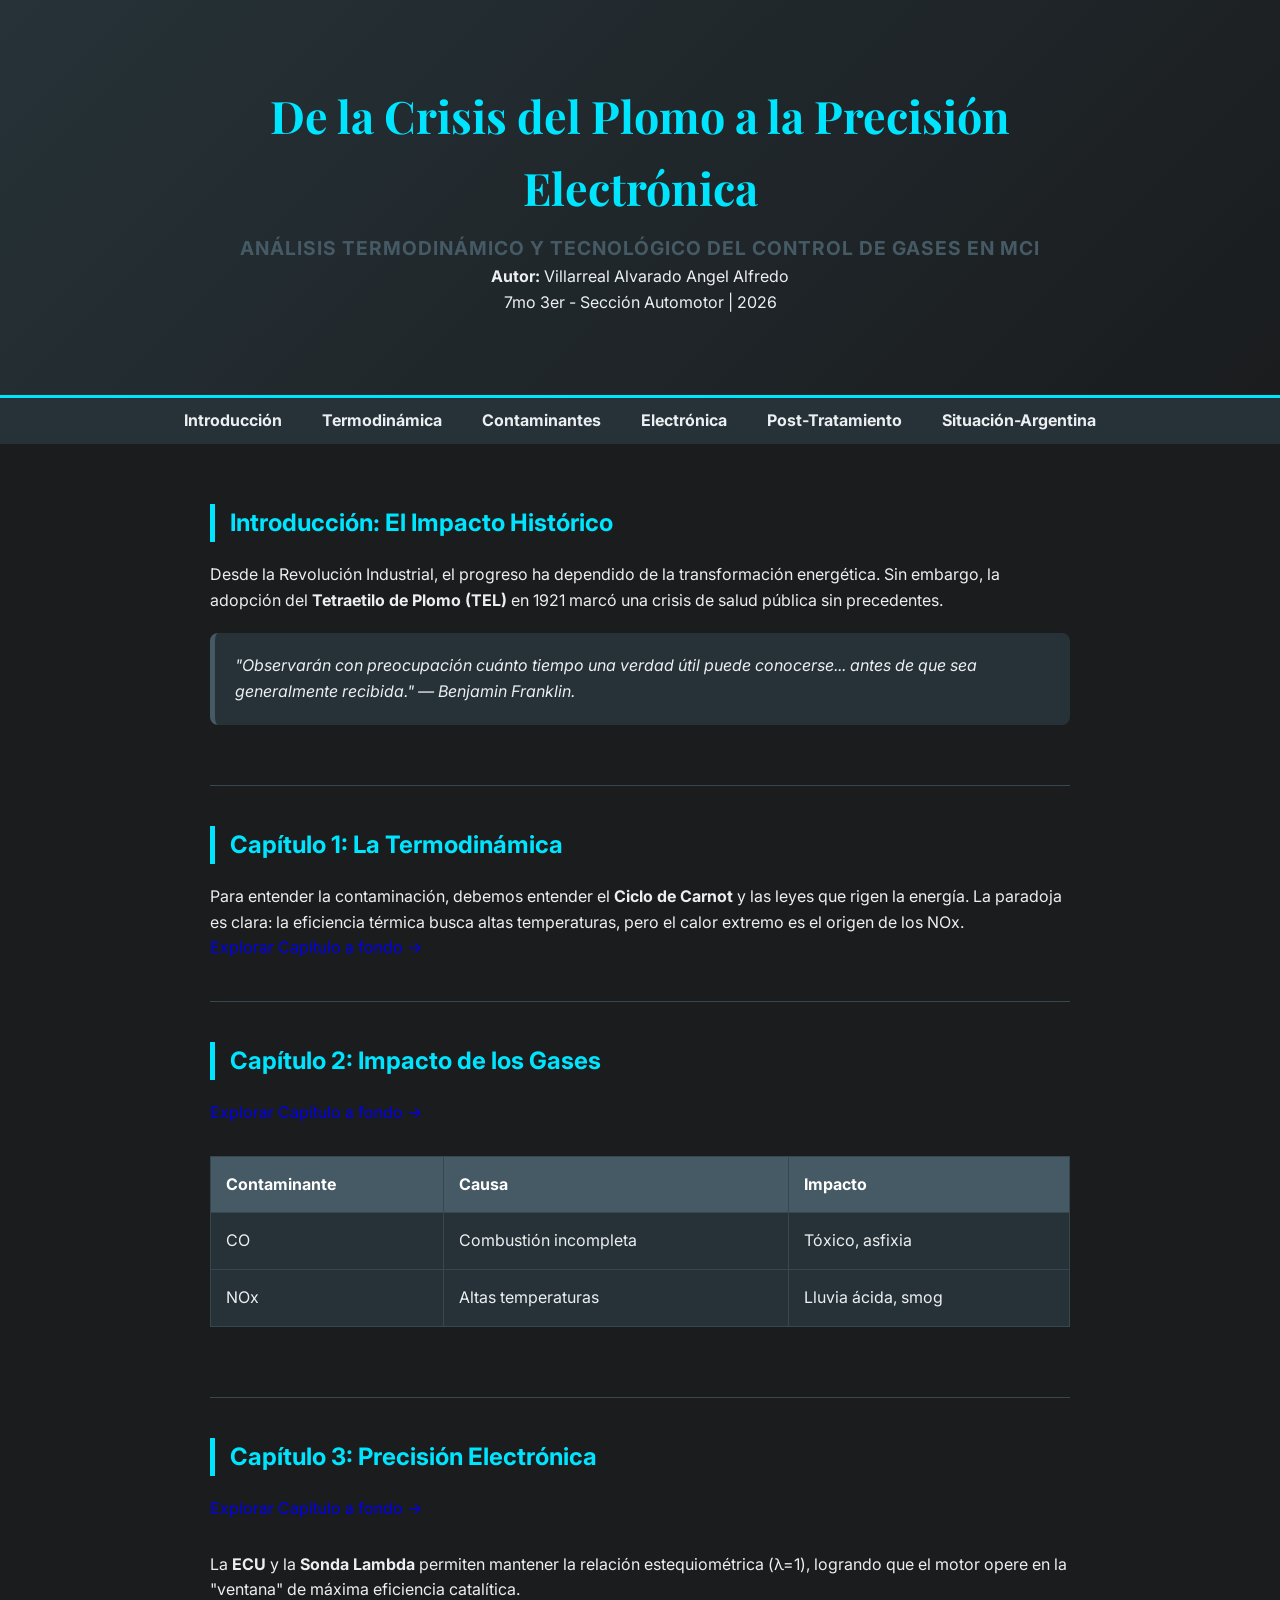
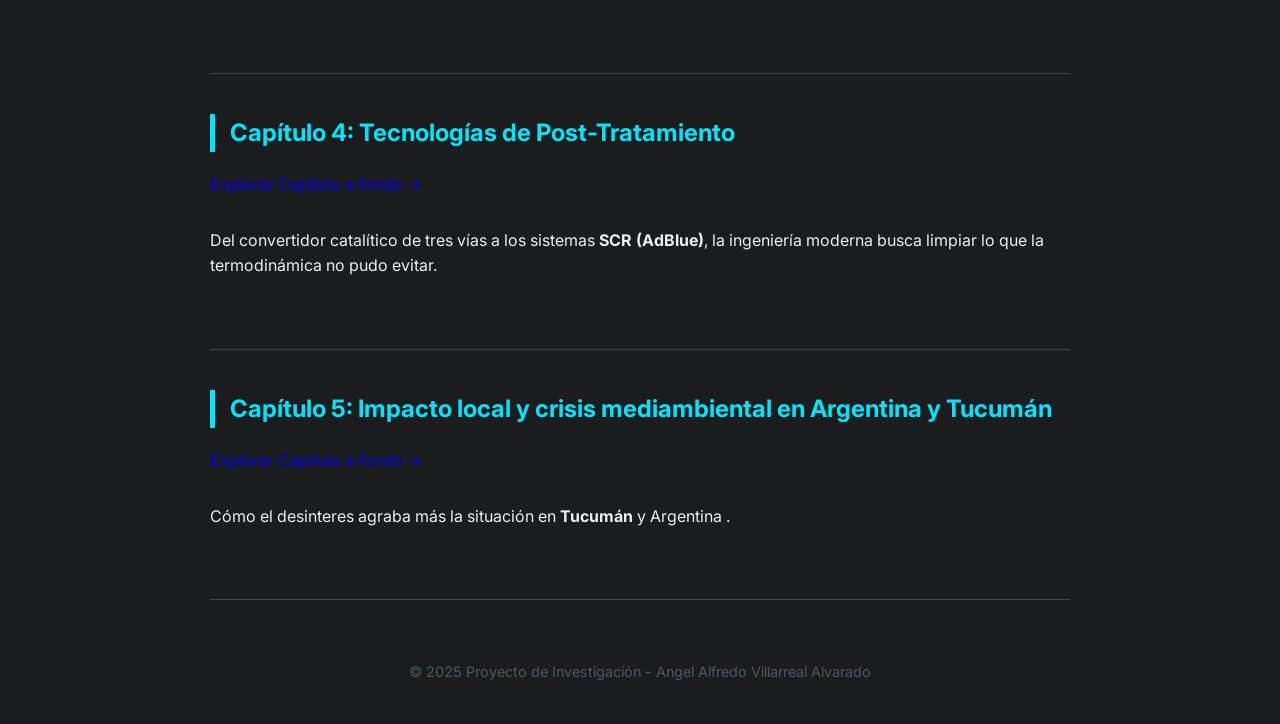
<file: De la Crisis del Plomo a La Precisión Electrónica. Página web/index.html>
<!DOCTYPE html>
<html lang="es">
<head>
    <meta charset="UTF-8">
    <meta name="viewport" content="width=device-width, initial-scale=1.0">
    <title>De la Crisis del Plomo a la Precisión Electrónica</title>
    <link rel="stylesheet" href="style.css">
    <link href="https://fonts.googleapis.com/css2?family=Inter:wght@300;400;700&family=Playfair+Display:wght@700&display=swap" rel="stylesheet">
</head>
<body>

    <header>
        <div class="container">
            <h1>De la Crisis del Plomo a la Precisión Electrónica</h1>
            <p class="subtitle">Análisis Termodinámico y Tecnológico del Control de Gases en MCI</p>
            <div class="author-info">
                <p><strong>Autor:</strong> Villarreal Alvarado Angel Alfredo</p>
                <p>7mo 3er - Sección Automotor | 2026</p>
            </div>
        </div>
    </header>

    <nav>
        <ul>
            <li><a href="#introduccion">Introducción</a></li>
            <li><a href="#termodinamica">Termodinámica</a></li>
            <li><a href="#contaminantes">Contaminantes</a></li>
            <li><a href="#electronica">Electrónica</a></li>
            <li><a href="#post-tratamiento">Post-Tratamiento</a></li>
            <li><a href="#Situación-Argentina">Situación-Argentina</a></li>
        </ul>
    </nav>

    <main class="container">
        
        <section id="introduccion">
            <h2>Introducción: El Impacto Histórico</h2>
            <p>Desde la Revolución Industrial, el progreso ha dependido de la transformación energética. Sin embargo, la adopción del <strong>Tetraetilo de Plomo (TEL)</strong> en 1921 marcó una crisis de salud pública sin precedentes.</p>
            <blockquote>"Observarán con preocupación cuánto tiempo una verdad útil puede conocerse... antes de que sea generalmente recibida." — Benjamin Franklin.</blockquote>
        </section>

        <section id="termodinamica">
            <h2> <a href="capitulo1.html" target="_blank" style="text-decoration: none; color: inherit;">Capítulo 1: La Termodinámica</a></h2>
            <p>Para entender la contaminación, debemos entender el <strong>Ciclo de Carnot</strong> y las leyes que rigen la energía. La paradoja es clara: la eficiencia térmica busca altas temperaturas, pero el calor extremo es el origen de los NOx.</p>
            <a href="capitulo1.html" target="_blank" class="btn-back" style="text-decoration: none;">Explorar Capítulo a fondo →</a>
            </section>

        <section id="contaminantes">
            <h2><a href="capitulo1.html" target="_blank" style="text-decoration: none; color: inherit;">Capítulo 2: Impacto de los Gases</a></h2>
            <a href="capitulo2.html" target="_blank" class="btn-back" style="text-decoration: none;">Explorar Capítulo a fondo →</a>
            <div class="table-container">
                <table>
                    <thead>
                        <tr>
                            <th>Contaminante</th>
                            <th>Causa</th>
                            <th>Impacto</th>
                        </tr>
                    </thead>
                    <tbody>
                        <tr>
                            <td>CO</td>
                            <td>Combustión incompleta</td>
                            <td>Tóxico, asfixia</td>
                        </tr>
                        <tr>
                            <td>NOx</td>
                            <td>Altas temperaturas</td>
                            <td>Lluvia ácida, smog</td>
                        </tr>
                    </tbody>
                </table>
            </div>
        </section>

        <section id="electronica">
            <h2><a href="capitulo3.html" target="_blank" style="text-decoration: none; color: inherit;">Capítulo 3: Precisión Electrónica</a></h2>
            <a href="capitulo3.html" target="_blank" class="btn-back" style="text-decoration: none;">Explorar Capítulo a fondo →</a>
            <div class="table-container">
            <p>La <strong>ECU</strong> y la <strong>Sonda Lambda</strong> permiten mantener la relación estequiométrica (λ=1), logrando que el motor opere en la "ventana" de máxima eficiencia catalítica.</p>
        </section>

        <section id="post-tratamiento">
            <h2><a href="capitulo4.html" target="_blank" style="text-decoration: none; color: inherit;">Capítulo 4: Tecnologías de Post-Tratamiento</a></h2>
            <a href="capitulo4.html" target="_blank" class="btn-back" style="text-decoration: none;">Explorar Capítulo a fondo →</a>
            <div class="table-container">
            <p>Del convertidor catalítico de tres vías a los sistemas <strong>SCR (AdBlue)</strong>, la ingeniería moderna busca limpiar lo que la termodinámica no pudo evitar.</p>
        </section>
        
        <section id="">
            <h2><a href="capitulo5.html" target="_blank" style="text-decoration: none; color: inherit;">Capítulo 5: Impacto local y crisis mediambiental en Argentina y Tucumán</a></h2>
            <a href="capitulo5.html" target="_blank" class="btn-back" style="text-decoration: none;">Explorar Capítulo a fondo →</a>
            <div class="table-container">
            <p>Cómo el desinteres agraba más la situación en <strong>Tucumán</strong> y Argentina  .</p>
        </section>

    </main>

    <footer>
        <p>&copy; 2025 Proyecto de Investigación - Angel Alfredo Villarreal Alvarado</p>
    </footer>

    <script src="script.js"></script>
</body>
</html>
</file>
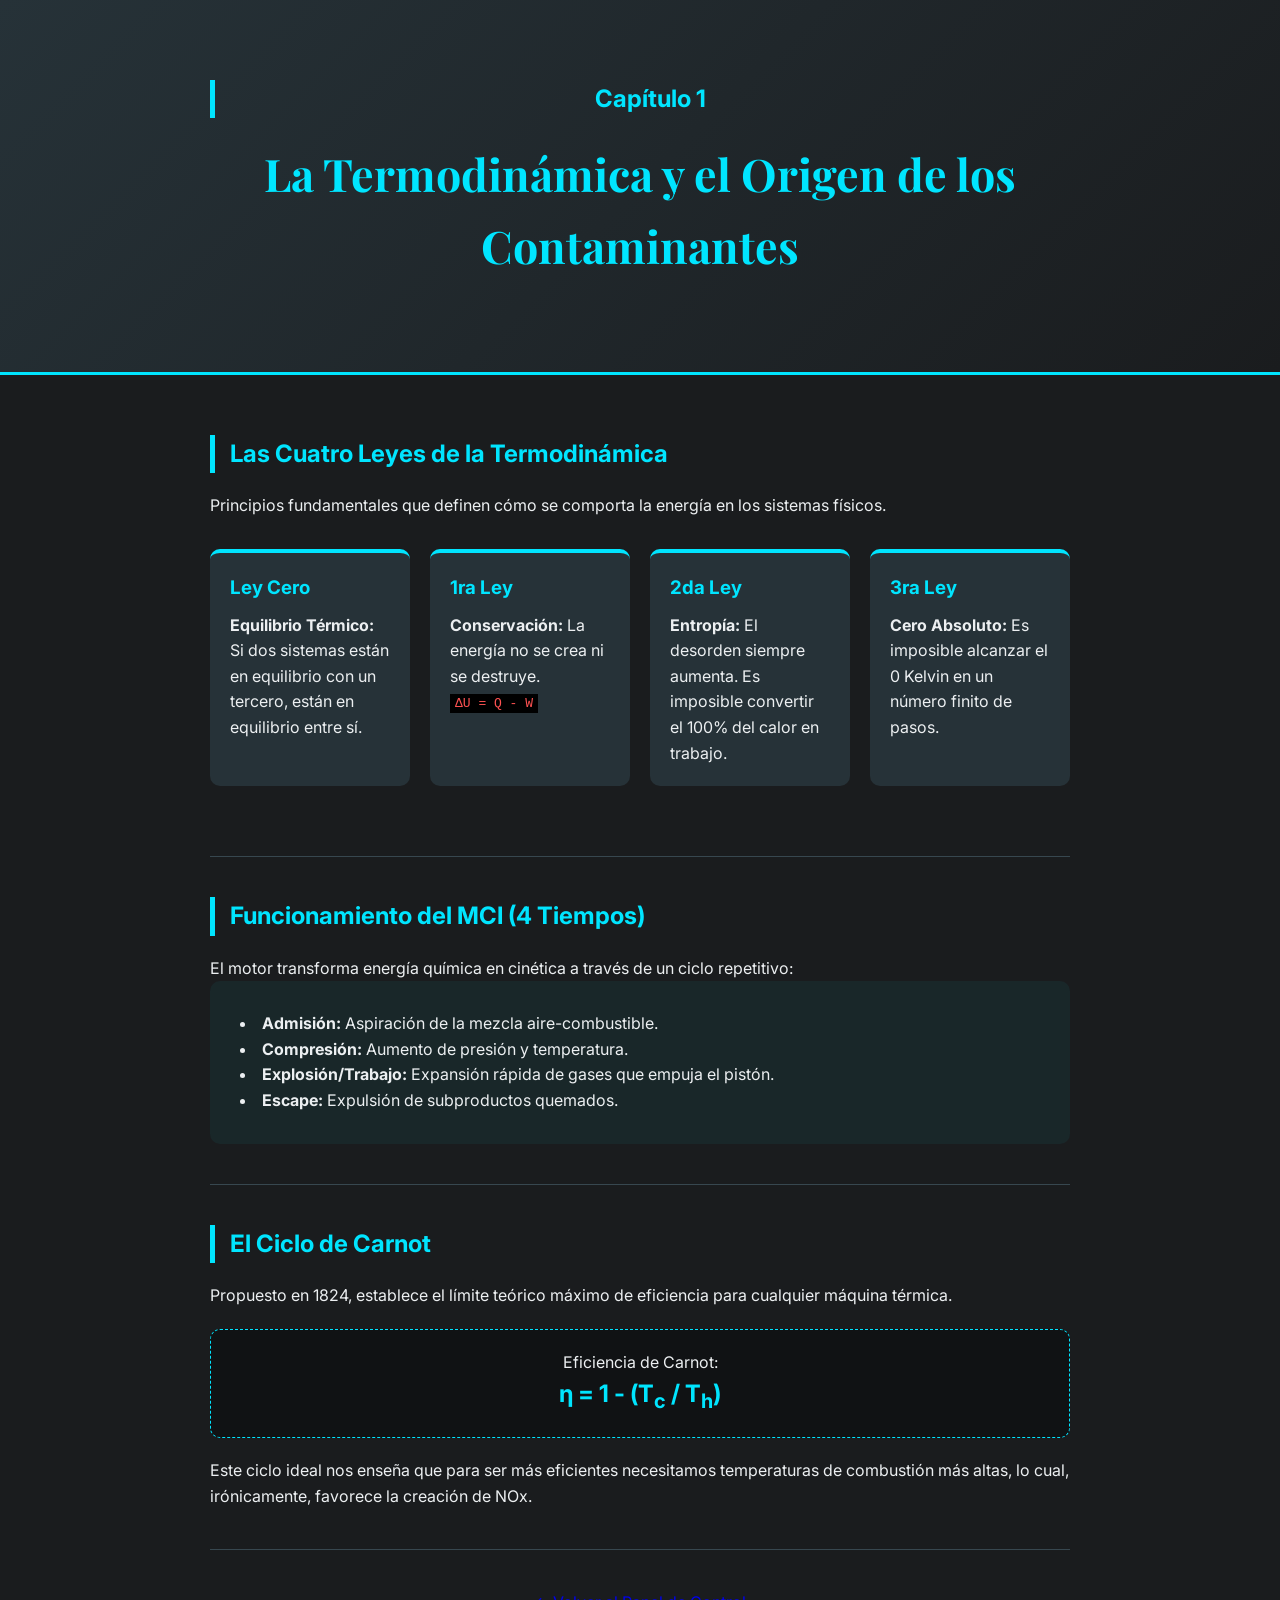
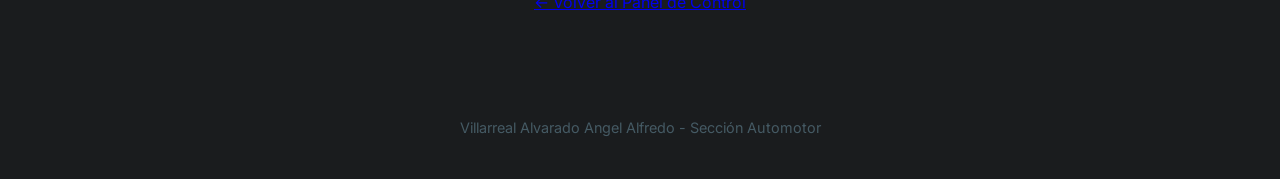
<file: De la Crisis del Plomo a La Precisión Electrónica. Página web/capitulo1.html>
<!DOCTYPE html>
<html lang="es">
<head>
    <meta charset="UTF-8">
    <meta name="viewport" content="width=device-width, initial-scale=1.0">
    <title>Capítulo 1: Termodinámica - Proyecto MCI</title>
    <link rel="stylesheet" href="style.css">
    <link href="https://fonts.googleapis.com/css2?family=Inter:wght@300;400;700&family=Playfair+Display:wght@700&display=swap" rel="stylesheet">
</head>
<body>
    <header>
        <div class="container">
            <h2>Capítulo 1</h2>
            <h1>La Termodinámica y el Origen de los Contaminantes</h1>
        </div>
    </header>

    <main class="container">
        <section>
            <h2>Las Cuatro Leyes de la Termodinámica</h2>
            <p>Principios fundamentales que definen cómo se comporta la energía en los sistemas físicos.</p>
            
            <div class="grid-laws">
                <div class="law-card">
                    <h3>Ley Cero</h3>
                    <p><strong>Equilibrio Térmico:</strong> Si dos sistemas están en equilibrio con un tercero, están en equilibrio entre sí.</p>
                </div>
                <div class="law-card">
                    <h3>1ra Ley</h3>
                    <p><strong>Conservación:</strong> La energía no se crea ni se destruye. <br><code>ΔU = Q - W</code></p>
                </div>
                <div class="law-card">
                    <h3>2da Ley</h3>
                    <p><strong>Entropía:</strong> El desorden siempre aumenta. Es imposible convertir el 100% del calor en trabajo.</p>
                </div>
                <div class="law-card">
                    <h3>3ra Ley</h3>
                    <p><strong>Cero Absoluto:</strong> Es imposible alcanzar el 0 Kelvin en un número finito de pasos.</p>
                </div>
            </div>
        </section>

        <section>
            <h2>Funcionamiento del MCI (4 Tiempos)</h2>
            <p>El motor transforma energía química en cinética a través de un ciclo repetitivo:</p>
            
            

            <ul class="steps-list">
                <li><strong>Admisión:</strong> Aspiración de la mezcla aire-combustible.</li>
                <li><strong>Compresión:</strong> Aumento de presión y temperatura.</li>
                <li><strong>Explosión/Trabajo:</strong> Expansión rápida de gases que empuja el pistón.</li>
                <li><strong>Escape:</strong> Expulsión de subproductos quemados.</li>
            </ul>
        </section>

        <section>
            <h2>El Ciclo de Carnot</h2>
            <p>Propuesto en 1824, establece el límite teórico máximo de eficiencia para cualquier máquina térmica.</p>
            
            <div class="formula-box">
                <p>Eficiencia de Carnot:</p>
                <p class="formula">η = 1 - (T<sub>c</sub> / T<sub>h</sub>)</p>
            </div>

            

            <p>Este ciclo ideal nos enseña que para ser más eficientes necesitamos temperaturas de combustión más altas, lo cual, irónicamente, favorece la creación de NOx.</p>
        </section>

        <div style="text-align: center; padding: 40px;">
            <a href="index.html" class="btn-back">← Volver al Panel de Control</a>
        </div>
    </main>

    <footer>
        <p>Villarreal Alvarado Angel Alfredo - Sección Automotor</p>
    </footer>

    <script src="script.js"></script>
</body>
</html>
</file>
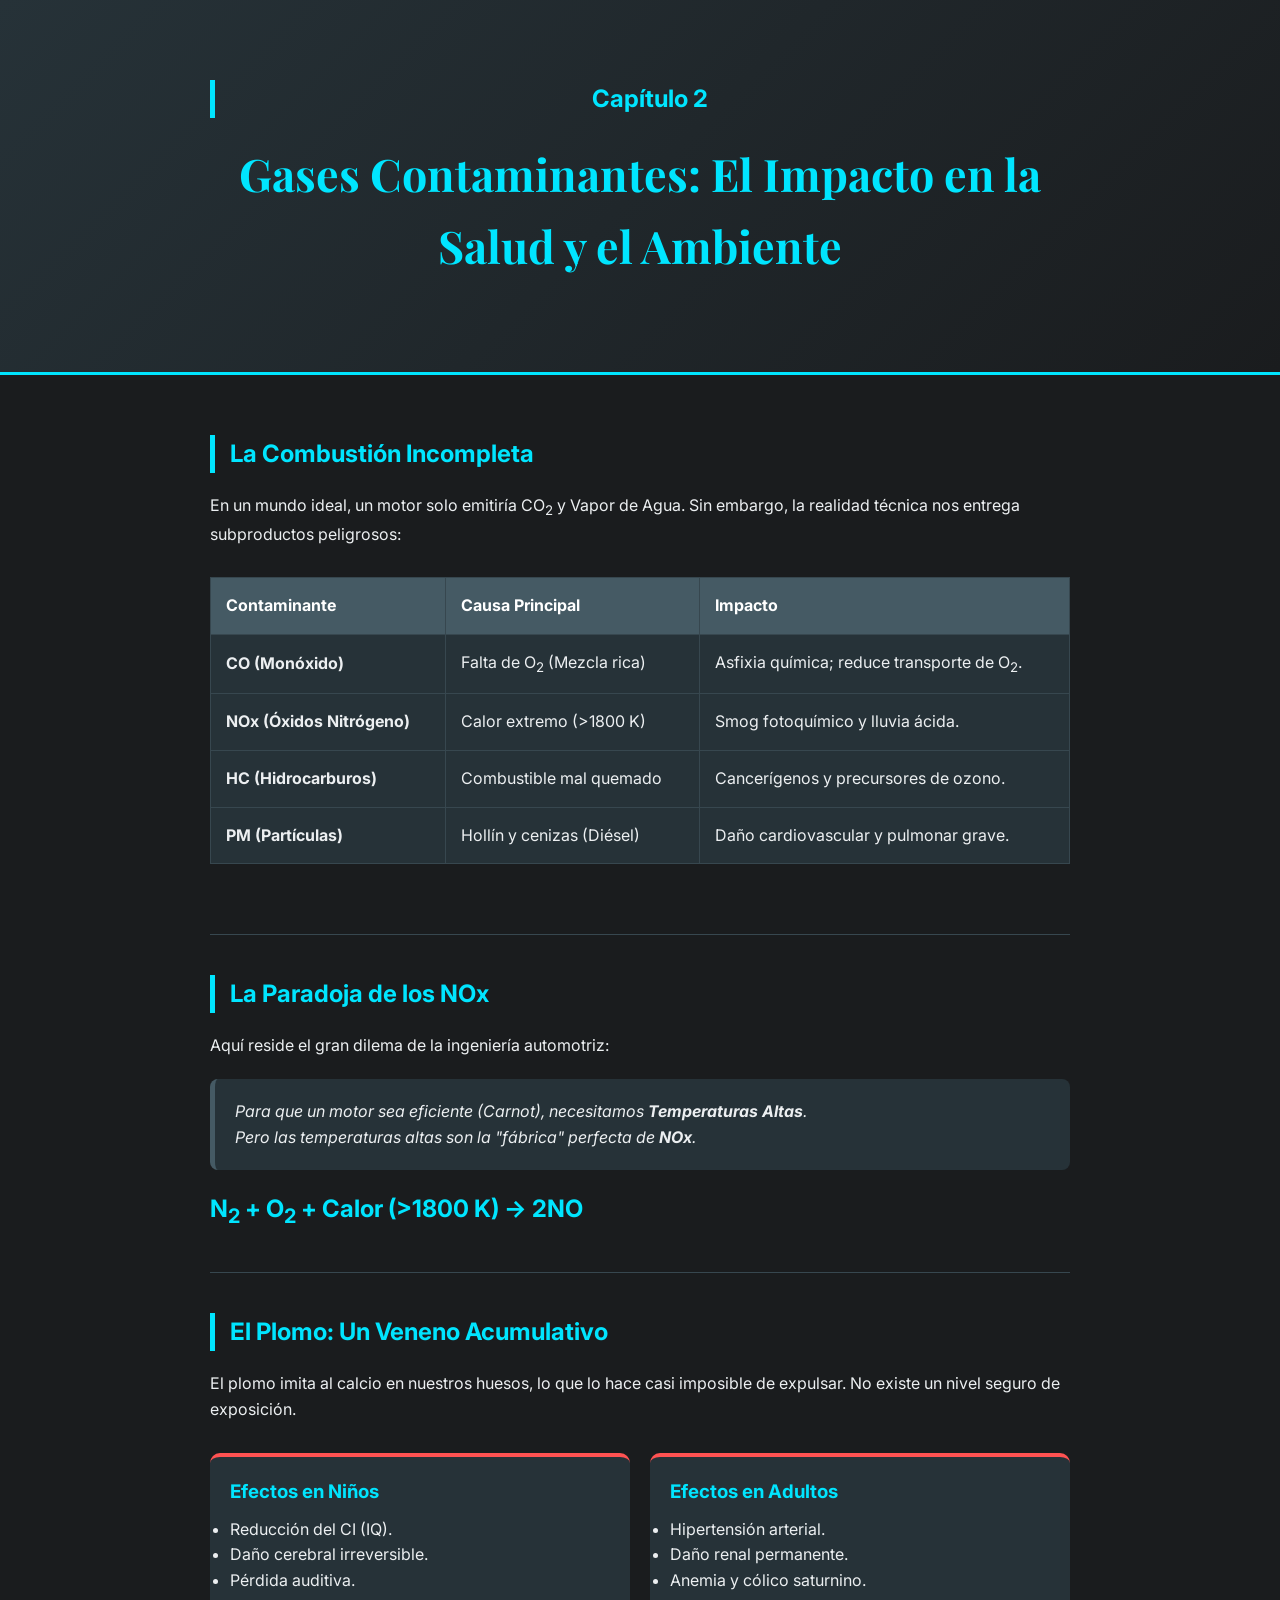
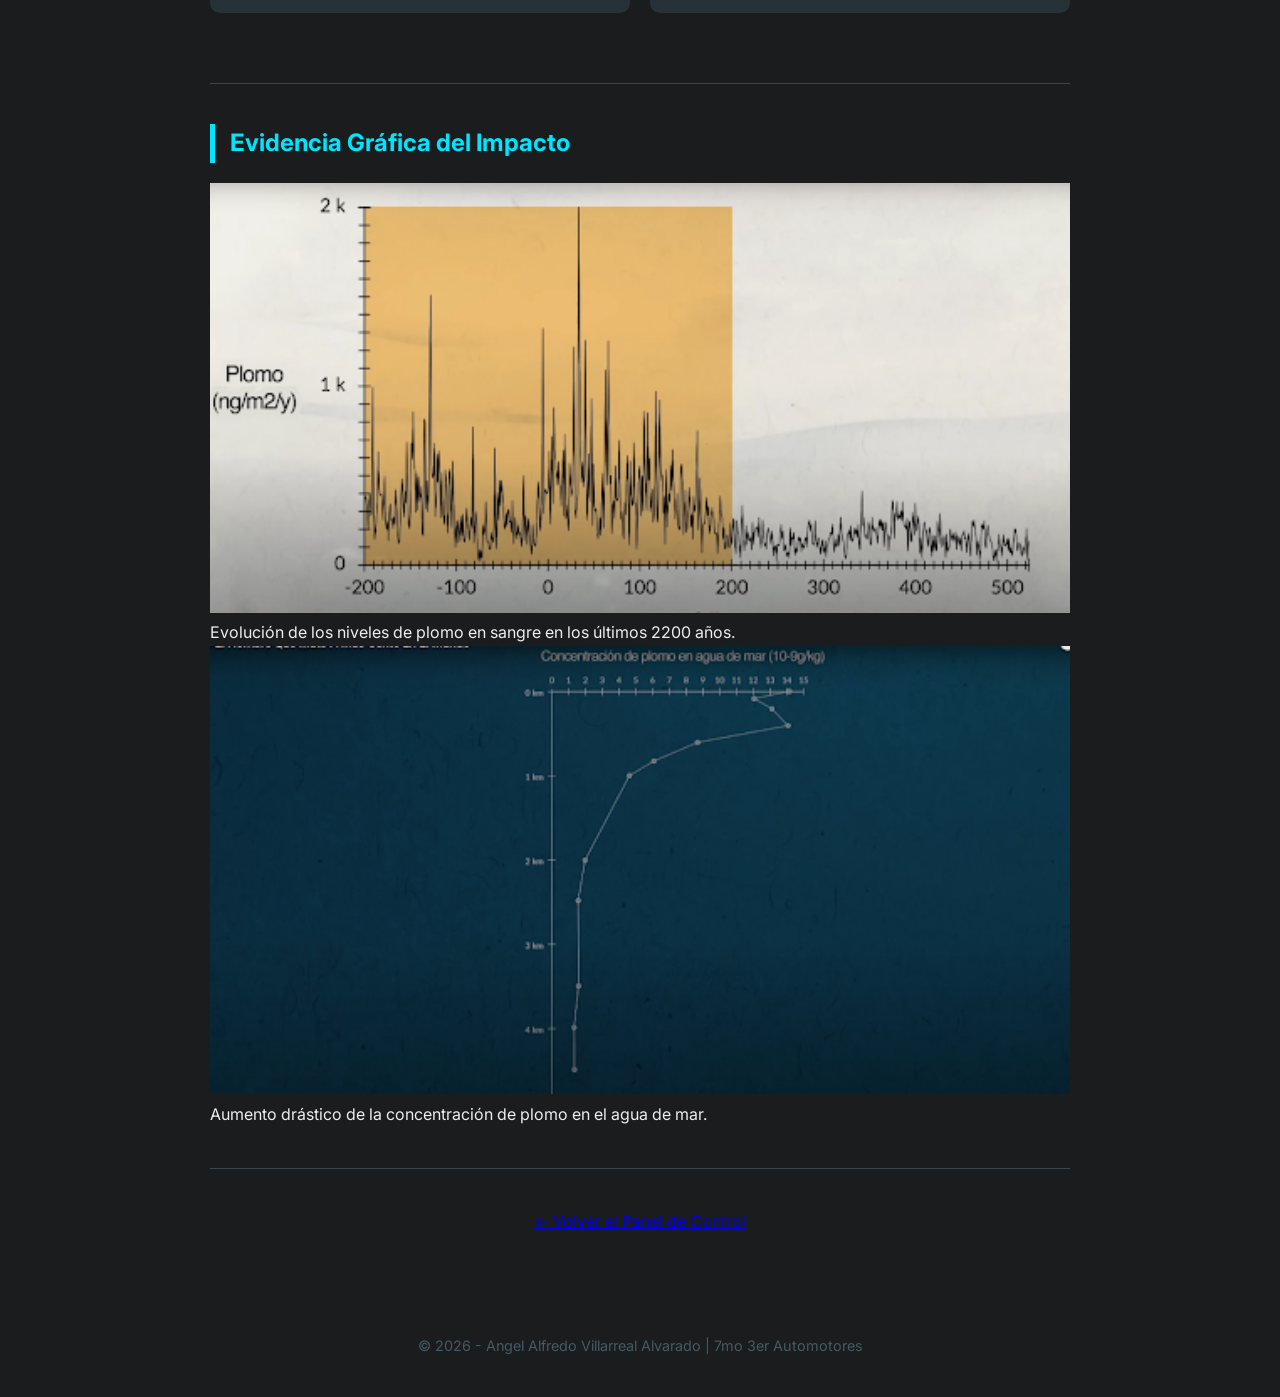
<file: De la Crisis del Plomo a La Precisión Electrónica. Página web/capitulo2.html>
<!DOCTYPE html>
<html lang="en">
<head>
    <meta charset="UTF-8">
    <meta name="viewport" content="width=device-width, initial-scale=1.0">
    <title>Document</title>
</head>
<body>
    
</body>
</html><!DOCTYPE html>
<html lang="es">
<head>
    <meta charset="UTF-8">
    <meta name="viewport" content="width=device-width, initial-scale=1.0">
    <title>Capítulo 2: Gases Contaminantes - Proyecto MCI</title>
    <link rel="stylesheet" href="style.css">
    <link href="https://fonts.googleapis.com/css2?family=Inter:wght@300;400;700&family=Playfair+Display:wght@700&display=swap" rel="stylesheet">
</head>
<body>
    <header>
        <div class="container">
            <h2>Capítulo 2</h2>
            <h1>Gases Contaminantes: El Impacto en la Salud y el Ambiente</h1>
        </div>
    </header>

    <main class="container">
        <section>
            <h2>La Combustión Incompleta</h2>
            <p>En un mundo ideal, un motor solo emitiría CO<sub>2</sub> y Vapor de Agua. Sin embargo, la realidad técnica nos entrega subproductos peligrosos:</p>
            
            <div class="table-container">
                <table>
                    <thead>
                        <tr>
                            <th>Contaminante</th>
                            <th>Causa Principal</th>
                            <th>Impacto</th>
                        </tr>
                    </thead>
                    <tbody>
                        <tr>
                            <td><strong>CO (Monóxido)</strong></td>
                            <td>Falta de O<sub>2</sub> (Mezcla rica)</td>
                            <td>Asfixia química; reduce transporte de O<sub>2</sub>.</td>
                        </tr>
                        <tr>
                            <td><strong>NOx (Óxidos Nitrógeno)</strong></td>
                            <td>Calor extremo (>1800 K)</td>
                            <td>Smog fotoquímico y lluvia ácida.</td>
                        </tr>
                        <tr>
                            <td><strong>HC (Hidrocarburos)</strong></td>
                            <td>Combustible mal quemado</td>
                            <td>Cancerígenos y precursores de ozono.</td>
                        </tr>
                        <tr>
                            <td><strong>PM (Partículas)</strong></td>
                            <td>Hollín y cenizas (Diésel)</td>
                            <td>Daño cardiovascular y pulmonar grave.</td>
                        </tr>
                    </tbody>
                </table>
            </div>
        </section>

        <section>
            <h2>La Paradoja de los NOx</h2>
            <p>Aquí reside el gran dilema de la ingeniería automotriz:</p>
            <blockquote class="paradox-box">
                Para que un motor sea eficiente (Carnot), necesitamos <strong>Temperaturas Altas</strong>. <br>
                Pero las temperaturas altas son la "fábrica" perfecta de <strong>NOx</strong>.
            </blockquote>
            <p class="formula">N<sub>2</sub> + O<sub>2</sub> + Calor (>1800 K) → 2NO</p>
        </section>

        <section>
            <h2>El Plomo: Un Veneno Acumulativo</h2>
            <p>El plomo imita al calcio en nuestros huesos, lo que lo hace casi imposible de expulsar. No existe un nivel seguro de exposición.</p>
            
            <div class="grid-laws">
                <div class="law-card" style="border-top-color: var(--accent-red);">
                    <h3>Efectos en Niños</h3>
                    <ul>
                        <li>Reducción del CI (IQ).</li>
                        <li>Daño cerebral irreversible.</li>
                        <li>Pérdida auditiva.</li>
                    </ul>
                </div>
                <div class="law-card" style="border-top-color: var(--accent-red);">
                    <h3>Efectos en Adultos</h3>
                    <ul>
                        <li>Hipertensión arterial.</li>
                        <li>Daño renal permanente.</li>
                        <li>Anemia y cólico saturnino.</li>
                    </ul>
                </div>
            </div>
        </section>

        <section>
            <h2>Evidencia Gráfica del Impacto</h2>
            
            <div class="media-container">
                <div class="chart-box">
                    <img src="img/graficadeniveldeplomo4.jpg" alt="Niveles de Plomo en Sangre - 2200 Años" style="width:100%;">
                    <p class="caption">Evolución de los niveles de plomo en sangre en los últimos 2200 años.</p>
                </div>

                <div class="chart-box">
                    <img src="img/graficadeniveldeplomo.jpg" alt="Concentración de Plomo en Agua de Mar" style="width:100%;">
                    <p class="caption">Aumento drástico de la concentración de plomo en el agua de mar.</p>
                </div>
            </div>
        </section>

        <div style="text-align: center; padding: 40px;">
            <a href="index.html" class="btn-back">← Volver al Panel de Control</a>
        </div>
    </main>

    <footer>
        <p>&copy; 2026 - Angel Alfredo Villarreal Alvarado | 7mo 3er Automotores</p>
    </footer>

    <script src="script.js"></script>
</body>
</html>
</file>
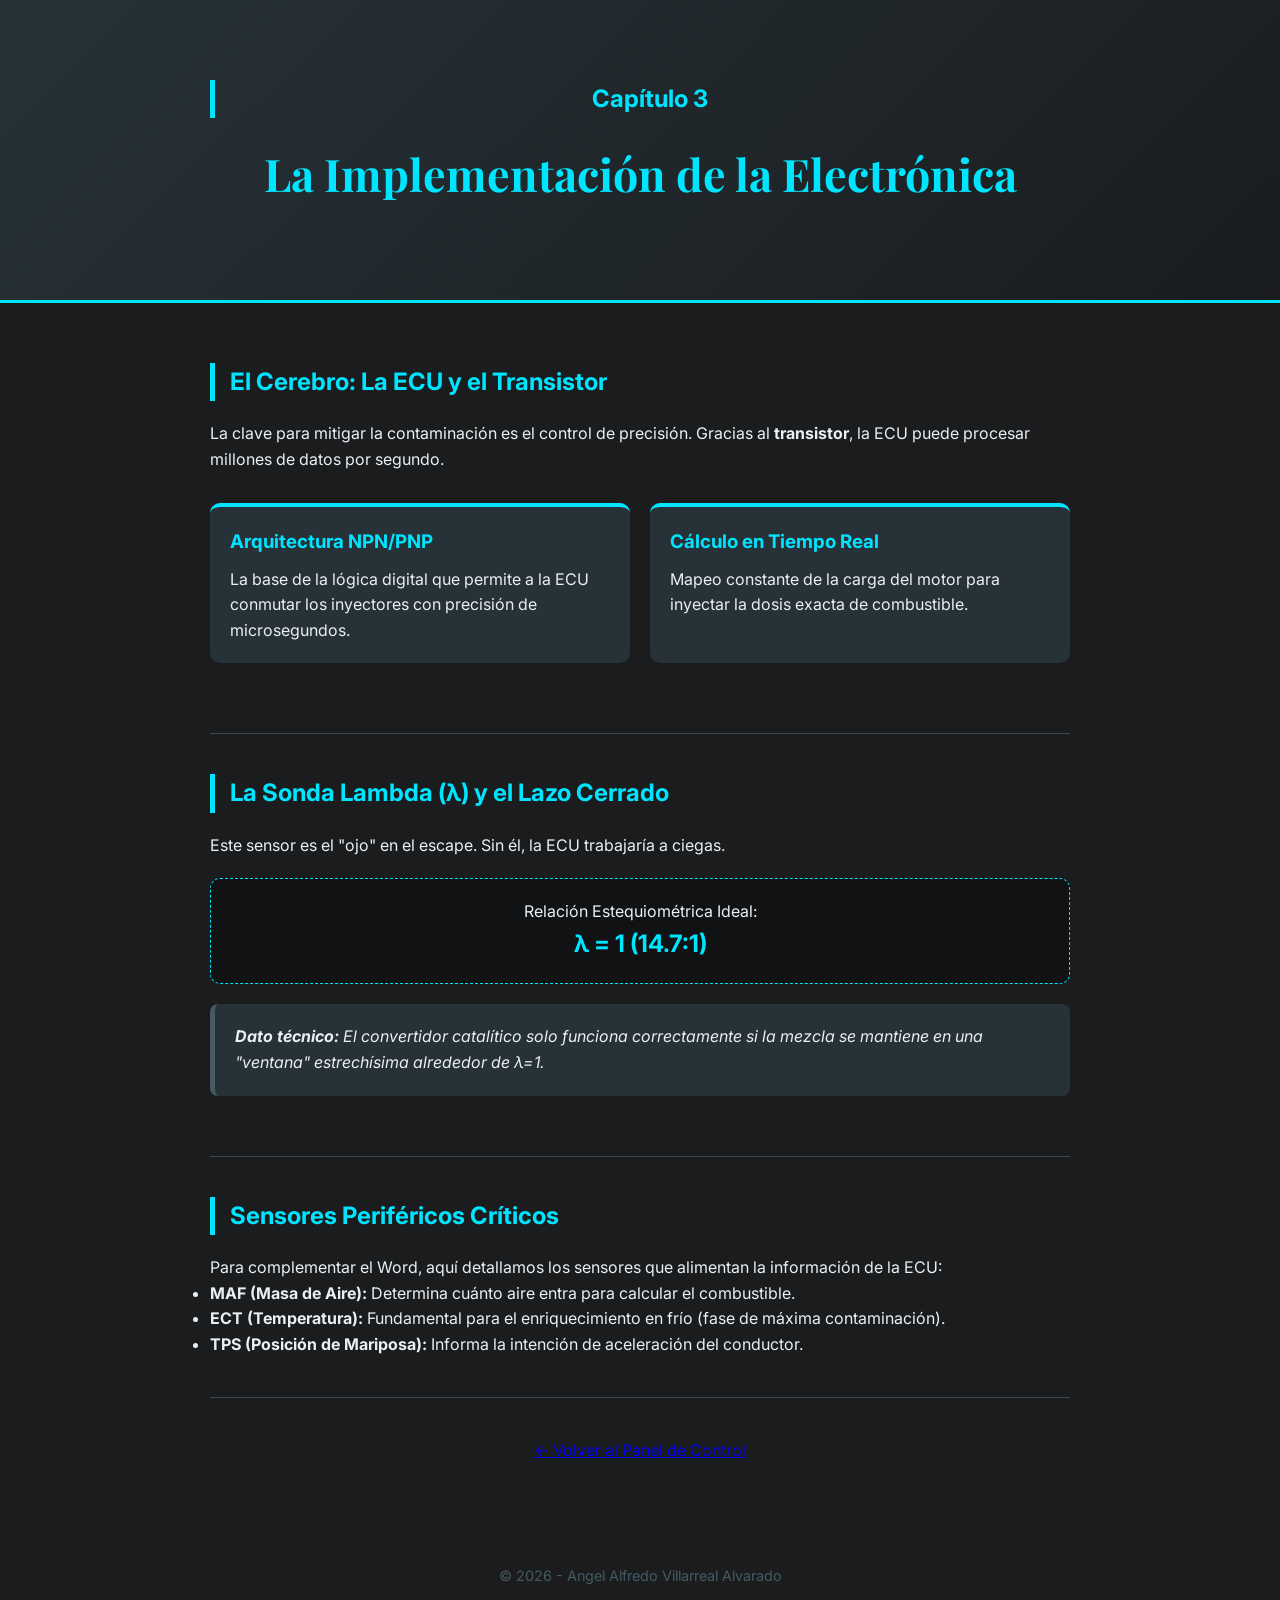
<file: De la Crisis del Plomo a La Precisión Electrónica. Página web/capitulo3.html>
<!DOCTYPE html>
<html lang="es">
<head>
    <meta charset="UTF-8">
    <meta name="viewport" content="width=device-width, initial-scale=1.0">
    <title>Capítulo 3: Gestión Electrónica - Proyecto MCI</title>
    <link rel="stylesheet" href="style.css">
    <link href="https://fonts.googleapis.com/css2?family=Inter:wght@300;400;700&family=Playfair+Display:wght@700&display=swap" rel="stylesheet">
</head>
<body>
    <header>
        <div class="container">
            <h2>Capítulo 3</h2>
            <h1>La Implementación de la Electrónica</h1>
        </div>
    </header>

    <main class="container">
        <section>
            <h2>El Cerebro: La ECU y el Transistor</h2>
            <p>La clave para mitigar la contaminación es el control de precisión. Gracias al <strong>transistor</strong>, la ECU puede procesar millones de datos por segundo.</p>
            
            <div class="grid-laws">
                <div class="law-card">
                    <h3>Arquitectura NPN/PNP</h3>
                    <p>La base de la lógica digital que permite a la ECU conmutar los inyectores con precisión de microsegundos.</p>
                </div>
                <div class="law-card">
                    <h3>Cálculo en Tiempo Real</h3>
                    <p>Mapeo constante de la carga del motor para inyectar la dosis exacta de combustible.</p>
                </div>
            </div>
        </section>

        <section>
            <h2>La Sonda Lambda (λ) y el Lazo Cerrado</h2>
            <p>Este sensor es el "ojo" en el escape. Sin él, la ECU trabajaría a ciegas.</p>
            
            

            <div class="formula-box">
                <p>Relación Estequiométrica Ideal:</p>
                <p class="formula">λ = 1 (14.7:1)</p>
            </div>

            <blockquote>
                <strong>Dato técnico:</strong> El convertidor catalítico solo funciona correctamente si la mezcla se mantiene en una "ventana" estrechísima alrededor de λ=1.
            </blockquote>
        </section>

        <section>
            <h2>Sensores Periféricos Críticos</h2>
            <p>Para complementar el Word, aquí detallamos los sensores que alimentan la información de la ECU:</p>
            <ul>
                <li><strong>MAF (Masa de Aire):</strong> Determina cuánto aire entra para calcular el combustible.</li>
                <li><strong>ECT (Temperatura):</strong> Fundamental para el enriquecimiento en frío (fase de máxima contaminación).</li>
                <li><strong>TPS (Posición de Mariposa):</strong> Informa la intención de aceleración del conductor.</li>
            </ul>
        </section>

        <div style="text-align: center; padding: 40px;">
            <a href="index.html" class="btn-back">← Volver al Panel de Control</a>
        </div>
    </main>

    <footer>
        <p>&copy; 2026 - Angel Alfredo Villarreal Alvarado</p>
    </footer>

    <script src="script.js"></script>
</body>
</html>
</file>
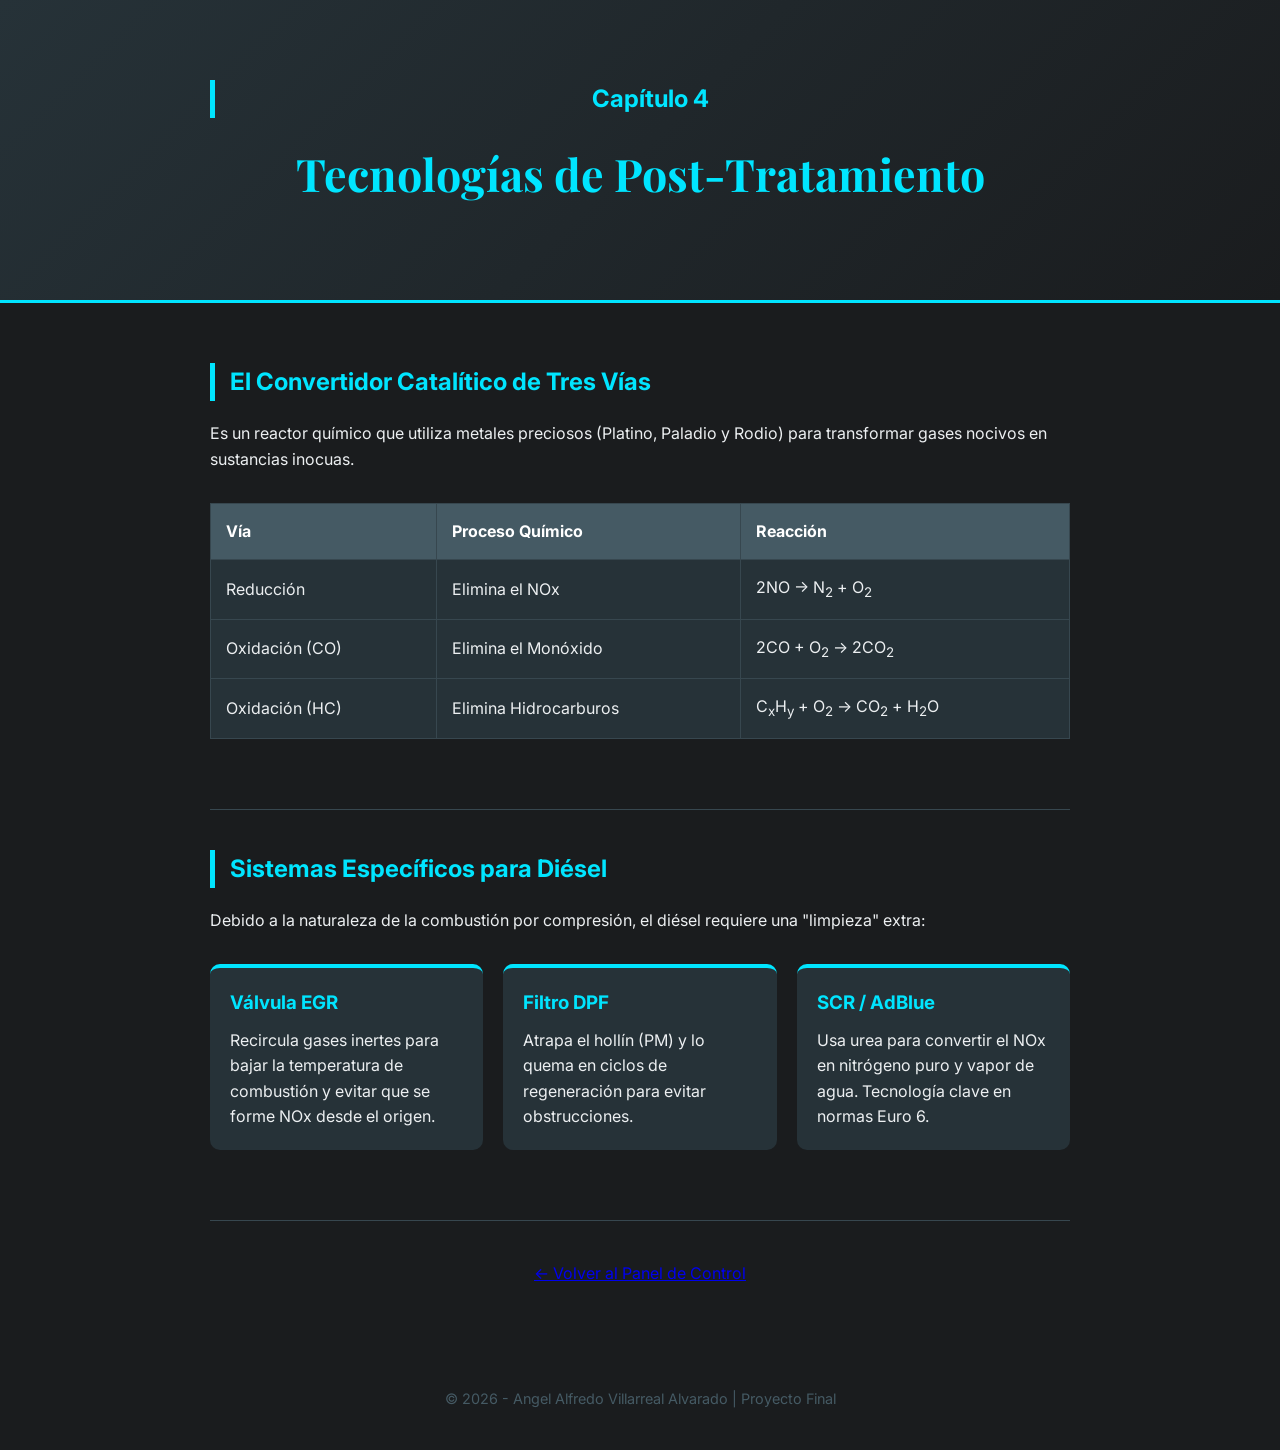
<file: De la Crisis del Plomo a La Precisión Electrónica. Página web/capitulo4.html>
<!DOCTYPE html>
<html lang="es">
<head>
    <meta charset="UTF-8">
    <meta name="viewport" content="width=device-width, initial-scale=1.0">
    <title>Capítulo 4: Post-Tratamiento - Proyecto MCI</title>
    <link rel="stylesheet" href="style.css">
    <link href="https://fonts.googleapis.com/css2?family=Inter:wght@300;400;700&family=Playfair+Display:wght@700&display=swap" rel="stylesheet">
</head>
<body>
    <header>
        <div class="container">
            <h2>Capítulo 4</h2>
            <h1>Tecnologías de Post-Tratamiento</h1>
        </div>
    </header>

    <main class="container">
        <section>
            <h2>El Convertidor Catalítico de Tres Vías</h2>
            <p>Es un reactor químico que utiliza metales preciosos (Platino, Paladio y Rodio) para transformar gases nocivos en sustancias inocuas.</p>
            
            

            <div class="table-container">
                <table>
                    <thead>
                        <tr>
                            <th>Vía</th>
                            <th>Proceso Químico</th>
                            <th>Reacción</th>
                        </tr>
                    </thead>
                    <tbody>
                        <tr>
                            <td>Reducción</td>
                            <td>Elimina el NOx</td>
                            <td>2NO → N<sub>2</sub> + O<sub>2</sub></td>
                        </tr>
                        <tr>
                            <td>Oxidación (CO)</td>
                            <td>Elimina el Monóxido</td>
                            <td>2CO + O<sub>2</sub> → 2CO<sub>2</sub></td>
                        </tr>
                        <tr>
                            <td>Oxidación (HC)</td>
                            <td>Elimina Hidrocarburos</td>
                            <td>C<sub>x</sub>H<sub>y</sub> + O<sub>2</sub> → CO<sub>2</sub> + H<sub>2</sub>O</td>
                        </tr>
                    </tbody>
                </table>
            </div>
        </section>

        <section>
            <h2>Sistemas Específicos para Diésel</h2>
            <p>Debido a la naturaleza de la combustión por compresión, el diésel requiere una "limpieza" extra:</p>
            
            <div class="grid-laws">
                <div class="law-card">
                    <h3>Válvula EGR</h3>
                    <p>Recircula gases inertes para bajar la temperatura de combustión y evitar que se forme NOx desde el origen.</p>
                </div>
                <div class="law-card">
                    <h3>Filtro DPF</h3>
                    <p>Atrapa el hollín (PM) y lo quema en ciclos de regeneración para evitar obstrucciones.</p>
                </div>
                <div class="law-card">
                    <h3>SCR / AdBlue</h3>
                    <p>Usa urea para convertir el NOx en nitrógeno puro y vapor de agua. Tecnología clave en normas Euro 6.</p>
                </div>
            </div>

            
        </section>

        <div style="text-align: center; padding: 40px;">
            <a href="index.html" class="btn-back">← Volver al Panel de Control</a>
        </div>
    </main>

    <footer>
        <p>&copy; 2026 - Angel Alfredo Villarreal Alvarado | Proyecto Final</p>
    </footer>

    <script src="script.js"></script>
</body>
</html>
</file>
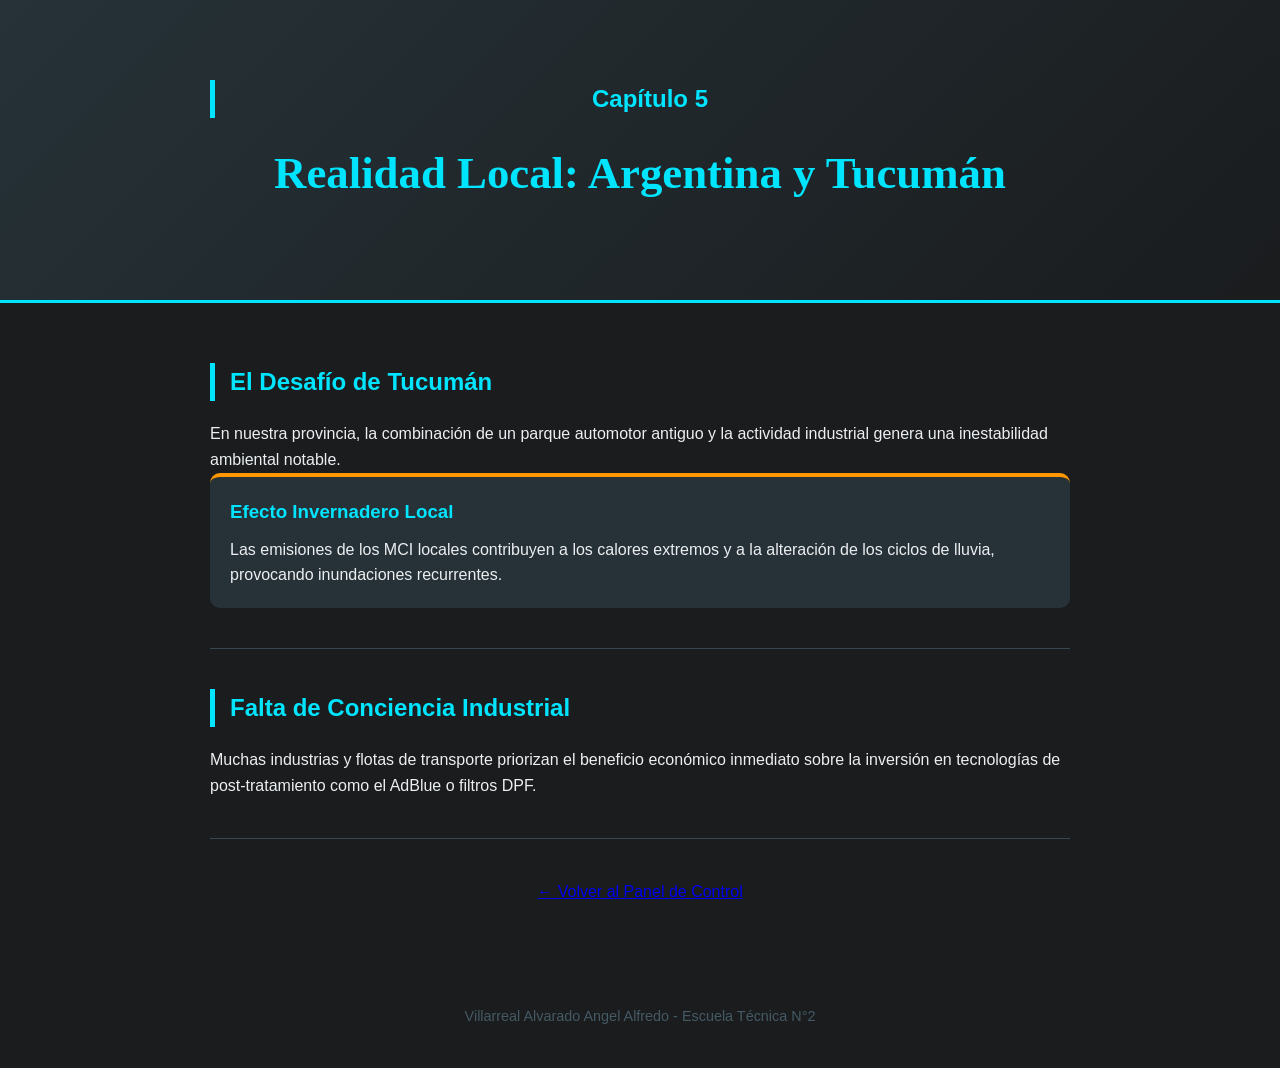
<file: De la Crisis del Plomo a La Precisión Electrónica. Página web/capitulo5.html>
<!DOCTYPE html>
<html lang="es">
<head>
    <meta charset="UTF-8">
    <meta name="viewport" content="width=device-width, initial-scale=1.0">
    <title>Capítulo 5: Realidad Local - Proyecto MCI</title>
    <link rel="stylesheet" href="style.css">
</head>
<body>
    <header>
        <div class="container">
            <h2>Capítulo 5</h2>
            <h1>Realidad Local: Argentina y Tucumán</h1>
        </div>
    </header>

    <main class="container">
        <section>
            <h2>El Desafío de Tucumán</h2>
            <p>En nuestra provincia, la combinación de un parque automotor antiguo y la actividad industrial genera una inestabilidad ambiental notable.</p>
            
            <div class="law-card" style="border-top-color: #ff9800;">
                <h3>Efecto Invernadero Local</h3>
                <p>Las emisiones de los MCI locales contribuyen a los calores extremos y a la alteración de los ciclos de lluvia, provocando inundaciones recurrentes.</p>
            </div>
        </section>

        <section>
            <h2>Falta de Conciencia Industrial</h2>
            <p>Muchas industrias y flotas de transporte priorizan el beneficio económico inmediato sobre la inversión en tecnologías de post-tratamiento como el AdBlue o filtros DPF.</p>
        </section>

        <div style="text-align: center; padding: 40px;">
            <a href="index.html" class="btn-back">← Volver al Panel de Control</a>
        </div>
    </main>

    <footer>
        <p>Villarreal Alvarado Angel Alfredo - Escuela Técnica N°2</p>
    </footer>
</body>
</html>
</file>
<file: De la Crisis del Plomo a La Precisión Electrónica. Página web/style.css>
/* 1. Variables Globales (Para cambiar colores fácilmente) */
:root {
    --bg-dark: #1a1c1e;         /* Gris muy oscuro (Fondo) */
    --plomo-metal: #455a64;     /* Gris plomo industrial */
    --electron-cyan: #00e5ff;   /* Cian eléctrico (Electrónica) */
    --text-light: #eceff1;      /* Blanco suave para lectura */
    --accent-red: #ff5252;      /* Rojo para alertas de contaminación */
}

/* 2. Estilos Generales */
* {
    margin: 0;
    padding: 0;
    box-sizing: border-box;
}

body {
    background-color: var(--bg-dark);
    color: var(--text-light);
    font-family: 'Inter', sans-serif;
    line-height: 1.6;
}

.container {
    max-width: 900px;
    margin: 0 auto;
    padding: 20px;
}

/* 3. Header y Tipografía */
header {
    background: linear-gradient(135deg, #263238 0%, #1a1c1e 100%);
    padding: 60px 0;
    border-bottom: 3px solid var(--electron-cyan);
    text-align: center;
}

h1 {
    font-family: 'Playfair Display', serif;
    font-size: 2.8rem;
    margin-bottom: 10px;
    color: var(--electron-cyan);
}

.subtitle {
    font-size: 1.2rem;
    color: var(--plomo-metal);
    font-weight: bold;
    text-transform: uppercase;
    letter-spacing: 1px;
}

/* 4. Navegación */
nav {
    background: #263238;
    position: sticky;
    top: 0;
    z-index: 100;
}

nav ul {
    display: flex;
    justify-content: center;
    list-style: none;
    padding: 10px;
}

nav a {
    color: var(--text-light);
    text-decoration: none;
    padding: 10px 20px;
    font-weight: bold;
    transition: 0.3s;
}

nav a:hover {
    color: var(--electron-cyan);
    background: rgba(0, 229, 255, 0.1);
}

/* 5. Secciones y Contenido */
section {
    padding: 40px 0;
    border-bottom: 1px solid #37474f;
}

h2 {
    color: var(--electron-cyan);
    margin-bottom: 20px;
    border-left: 5px solid var(--electron-cyan);
    padding-left: 15px;
}

blockquote {
    background: #263238;
    padding: 20px;
    border-radius: 8px;
    font-style: italic;
    border-left: 5px solid var(--plomo-metal);
    margin: 20px 0;
}

/* 6. Tabla de Contaminantes */
.table-container {
    overflow-x: auto;
    margin: 30px 0;
}

table {
    width: 100%;
    border-collapse: collapse;
    background: #263238;
}

th, td {
    padding: 15px;
    text-align: left;
    border: 1px solid #37474f;
}

th {
    background-color: var(--plomo-metal);
    color: white;
}

tr:hover {
    background-color: rgba(0, 229, 255, 0.05);
}

/* 7. Footer */
footer {
    text-align: center;
    padding: 40px;
    color: var(--plomo-metal);
    font-size: 0.9rem;
}
/* Estilos para el Capítulo 1 */
.grid-laws {
    display: grid;
    grid-template-columns: repeat(auto-fit, minmax(200px, 1fr));
    gap: 20px;
    margin: 30px 0;
}

.law-card {
    background: #263238;
    padding: 20px;
    border-radius: 10px;
    border-top: 4px solid var(--electron-cyan);
    transition: transform 0.3s;
}

.law-card:hover {
    transform: translateY(-5px);
}

.law-card h3 {
    color: var(--electron-cyan);
    margin-bottom: 10px;
}

.steps-list {
    background: rgba(0, 229, 255, 0.05);
    padding: 30px;
    border-radius: 10px;
    list-style-position: inside;
}

.formula-box {
    text-align: center;
    background: #101214;
    padding: 20px;
    border-radius: 10px;
    margin: 20px 0;
    border: 1px dashed var(--electron-cyan);
}

.formula {
    font-size: 1.5rem;
    font-weight: bold;
    color: var(--electron-cyan);
}

code {
    background: #000;
    padding: 2px 5px;
    color: #ff5252;
}
</file>
